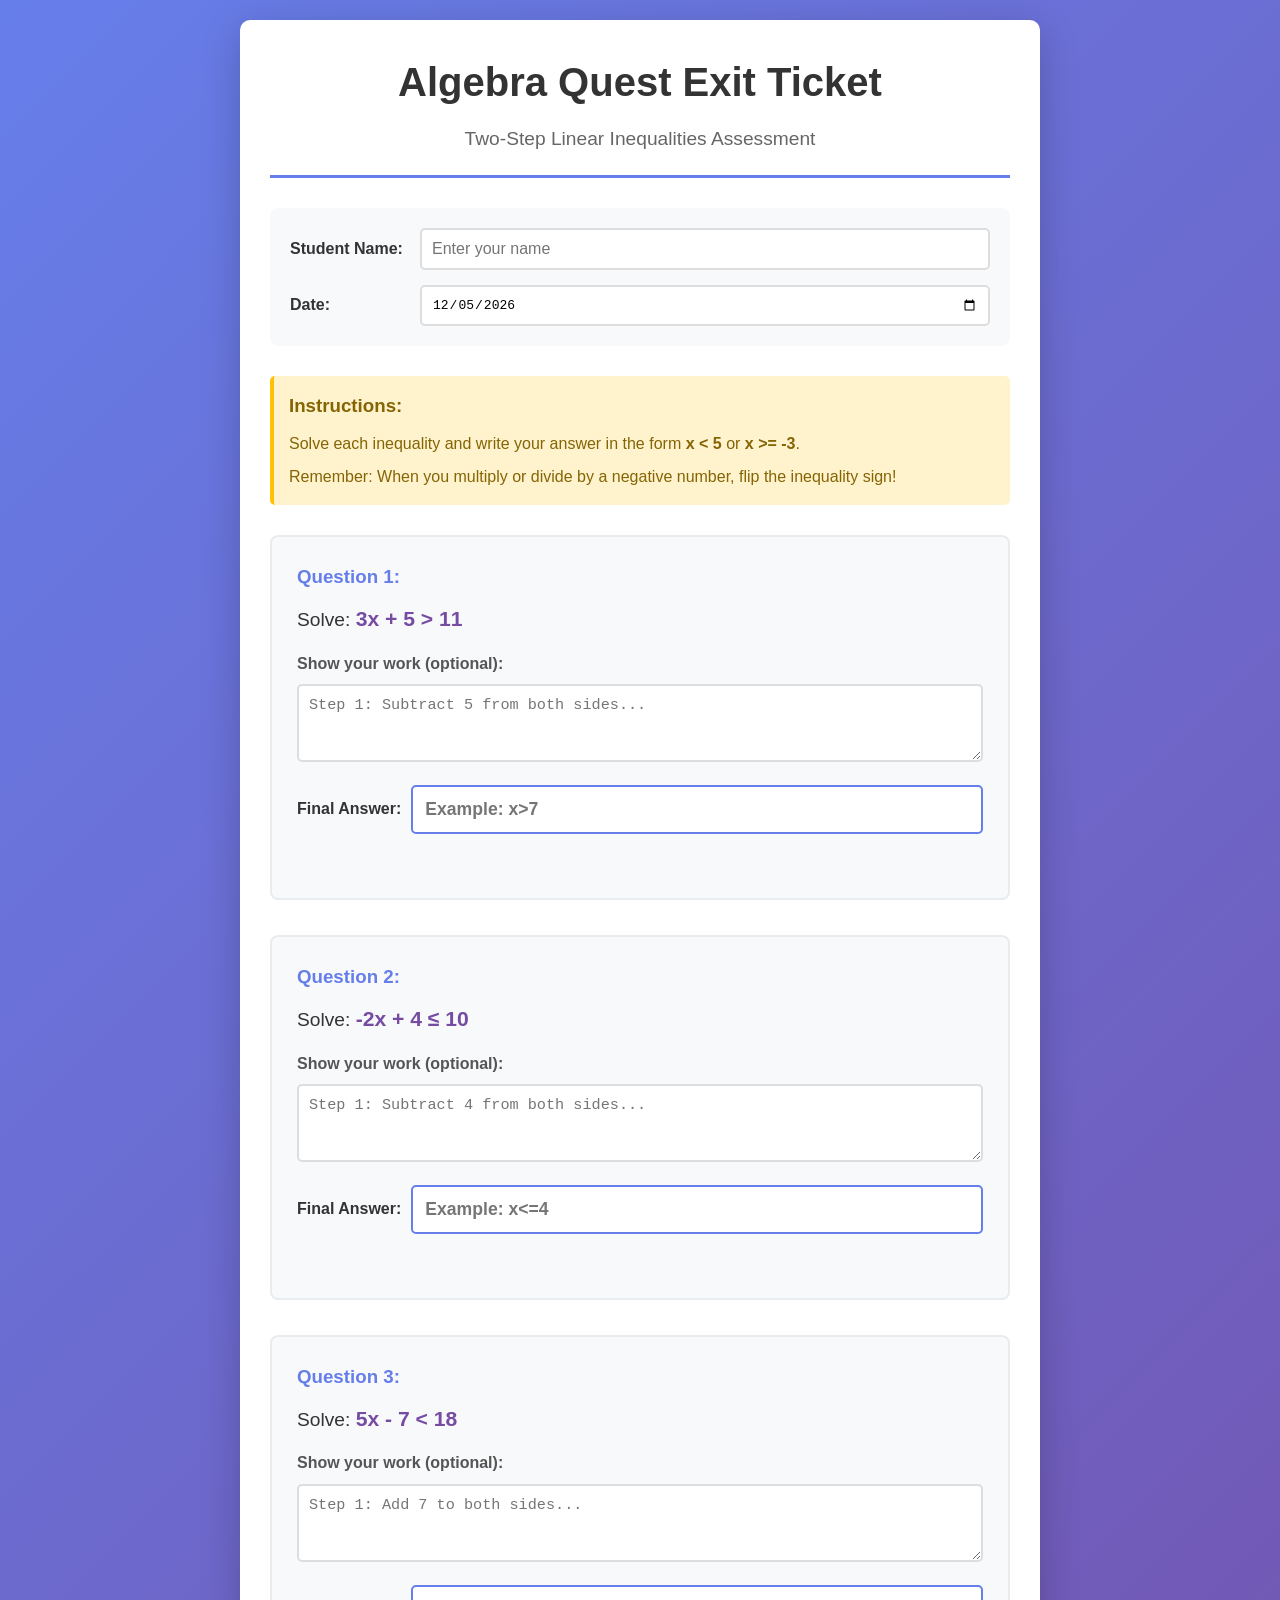
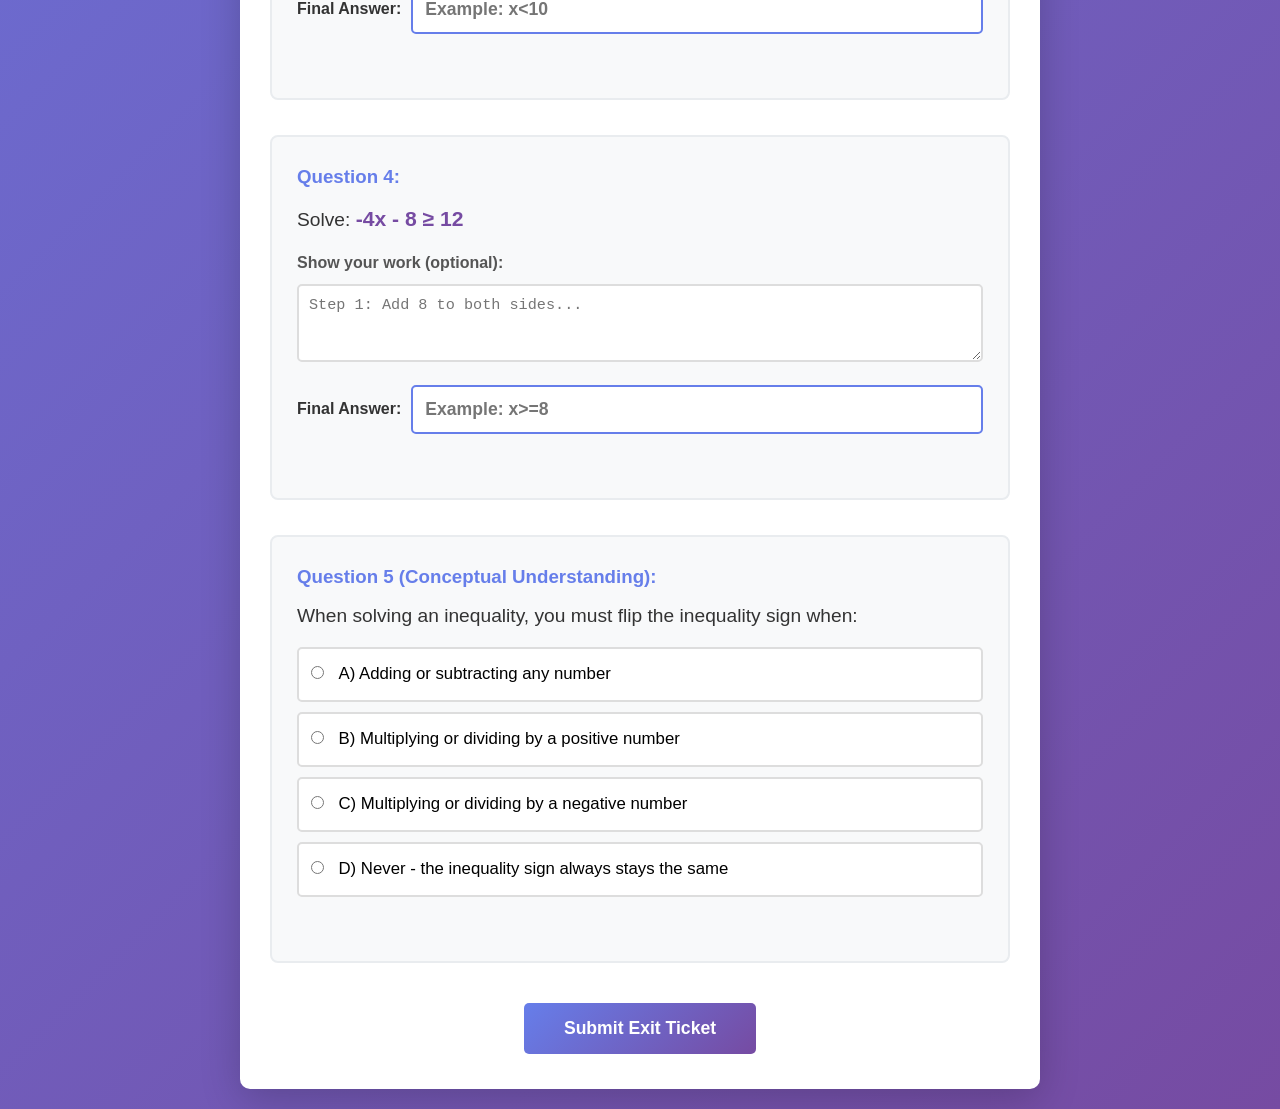
<file: index.html>
<!DOCTYPE html>
<html lang="en">
<head>
    <meta charset="UTF-8">
    <meta name="viewport" content="width=device-width, initial-scale=1.0">
    <title>Algebra Quest - Exit Ticket</title>
    <link rel="stylesheet" href="exit-ticket.css">
</head>
<body>
    <div class="container">
        <div class="header no-print">
            <h1>Algebra Quest Exit Ticket</h1>
            <p class="subtitle">Two-Step Linear Inequalities Assessment</p>
        </div>

        <div class="header print-only">
            <h1>Algebra Quest Exit Ticket</h1>
            <p class="subtitle">Two-Step Linear Inequalities Assessment</p>
        </div>

        <div class="student-info">
            <div class="info-row">
                <label for="studentName">Student Name:</label>
                <input type="text" id="studentName" placeholder="Enter your name">
            </div>
            <div class="info-row">
                <label for="studentDate">Date:</label>
                <input type="date" id="studentDate">
            </div>
        </div>

        <div class="instructions">
            <h3>Instructions:</h3>
            <p>Solve each inequality and write your answer in the form <strong>x < 5</strong> or <strong>x >= -3</strong>.</p>
            <p>Remember: When you multiply or divide by a negative number, flip the inequality sign!</p>
        </div>

        <form id="exitTicketForm">
            <!-- Question 1 -->
            <div class="question">
                <h3>Question 1:</h3>
                <p class="problem">Solve: <strong>3x + 5 > 11</strong></p>
                <div class="work-area">
                    <label>Show your work (optional):</label>
                    <textarea id="work1" rows="3" placeholder="Step 1: Subtract 5 from both sides..."></textarea>
                </div>
                <div class="answer-input">
                    <label>Final Answer:</label>
                    <input type="text" id="answer1" placeholder="Example: x>7" required>
                </div>
                <div class="feedback" id="feedback1"></div>
            </div>

            <!-- Question 2 -->
            <div class="question">
                <h3>Question 2:</h3>
                <p class="problem">Solve: <strong>-2x + 4 ≤ 10</strong></p>
                <div class="work-area">
                    <label>Show your work (optional):</label>
                    <textarea id="work2" rows="3" placeholder="Step 1: Subtract 4 from both sides..."></textarea>
                </div>
                <div class="answer-input">
                    <label>Final Answer:</label>
                    <input type="text" id="answer2" placeholder="Example: x<=4" required>
                </div>
                <div class="feedback" id="feedback2"></div>
            </div>

            <!-- Question 3 -->
            <div class="question">
                <h3>Question 3:</h3>
                <p class="problem">Solve: <strong>5x - 7 < 18</strong></p>
                <div class="work-area">
                    <label>Show your work (optional):</label>
                    <textarea id="work3" rows="3" placeholder="Step 1: Add 7 to both sides..."></textarea>
                </div>
                <div class="answer-input">
                    <label>Final Answer:</label>
                    <input type="text" id="answer3" placeholder="Example: x<10" required>
                </div>
                <div class="feedback" id="feedback3"></div>
            </div>

            <!-- Question 4 -->
            <div class="question">
                <h3>Question 4:</h3>
                <p class="problem">Solve: <strong>-4x - 8 ≥ 12</strong></p>
                <div class="work-area">
                    <label>Show your work (optional):</label>
                    <textarea id="work4" rows="3" placeholder="Step 1: Add 8 to both sides..."></textarea>
                </div>
                <div class="answer-input">
                    <label>Final Answer:</label>
                    <input type="text" id="answer4" placeholder="Example: x>=8" required>
                </div>
                <div class="feedback" id="feedback4"></div>
            </div>

            <!-- Question 5 - Conceptual -->
            <div class="question">
                <h3>Question 5 (Conceptual Understanding):</h3>
                <p class="problem">When solving an inequality, you must flip the inequality sign when:</p>
                <div class="multiple-choice">
                    <label>
                        <input type="radio" name="concept" value="a" required>
                        <span>A) Adding or subtracting any number</span>
                    </label>
                    <label>
                        <input type="radio" name="concept" value="b">
                        <span>B) Multiplying or dividing by a positive number</span>
                    </label>
                    <label>
                        <input type="radio" name="concept" value="c">
                        <span>C) Multiplying or dividing by a negative number</span>
                    </label>
                    <label>
                        <input type="radio" name="concept" value="d">
                        <span>D) Never - the inequality sign always stays the same</span>
                    </label>
                </div>
                <div class="feedback" id="feedback5"></div>
            </div>

            <div class="button-container no-print">
                <button type="submit" class="submit-btn">Submit Exit Ticket</button>
            </div>
        </form>

        <div id="resultsSection" class="results-section" style="display: none;">
            <h2>Your Results</h2>
            <div class="score-display">
                <div class="score-circle">
                    <span id="scorePercentage">0%</span>
                </div>
                <p class="score-text">You got <span id="scoreText">0 out of 5</span> correct!</p>
            </div>

            <div class="performance-message" id="performanceMessage"></div>

            <div class="detailed-results" id="detailedResults"></div>

            <div class="button-container no-print">
                <button onclick="window.print()" class="print-btn">Print Exit Ticket</button>
            </div>
        </div>

        <div class="footer print-only">
            <p>Standards: MA.8.AR.2.2 - Solve two-step linear inequalities</p>
            <p>Date Completed: <span id="printDate"></span></p>
        </div>
    </div>

    <script src="exit-ticket.js"></script>
</body>
</html>
</file>
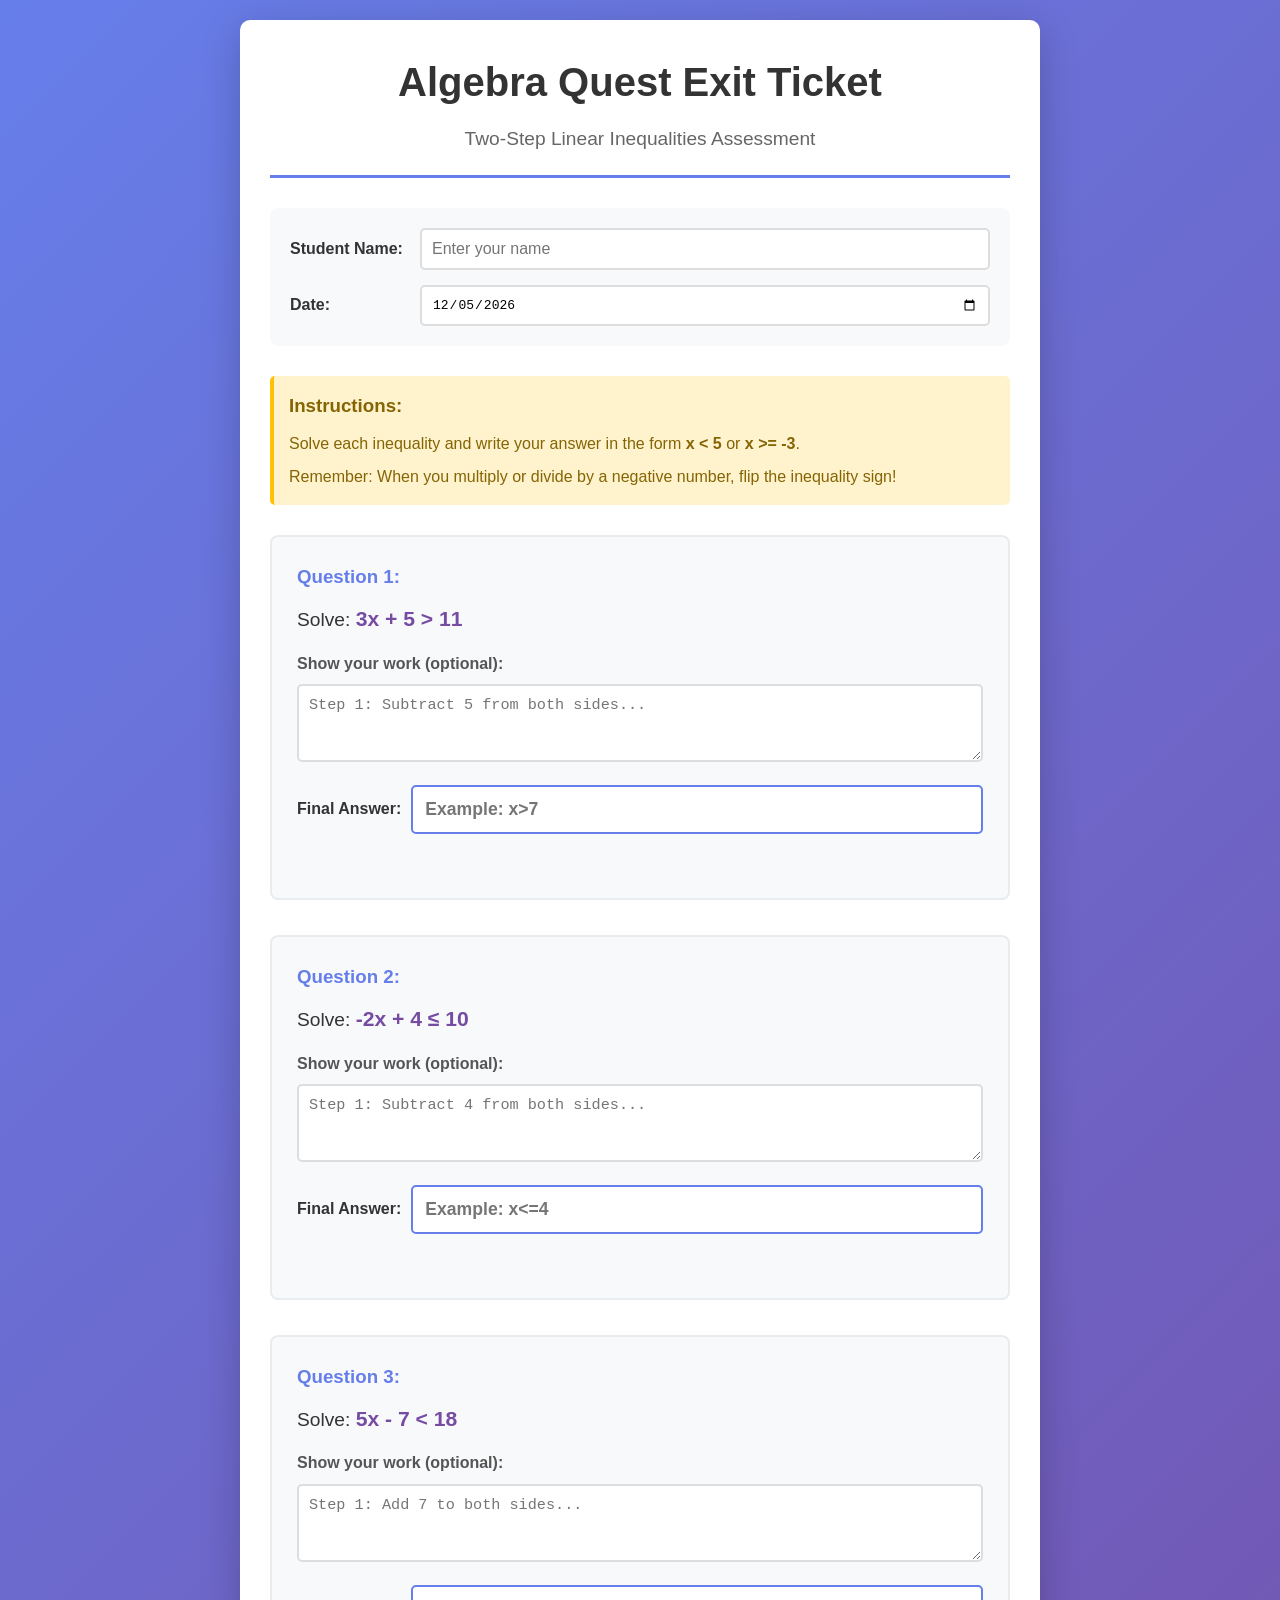
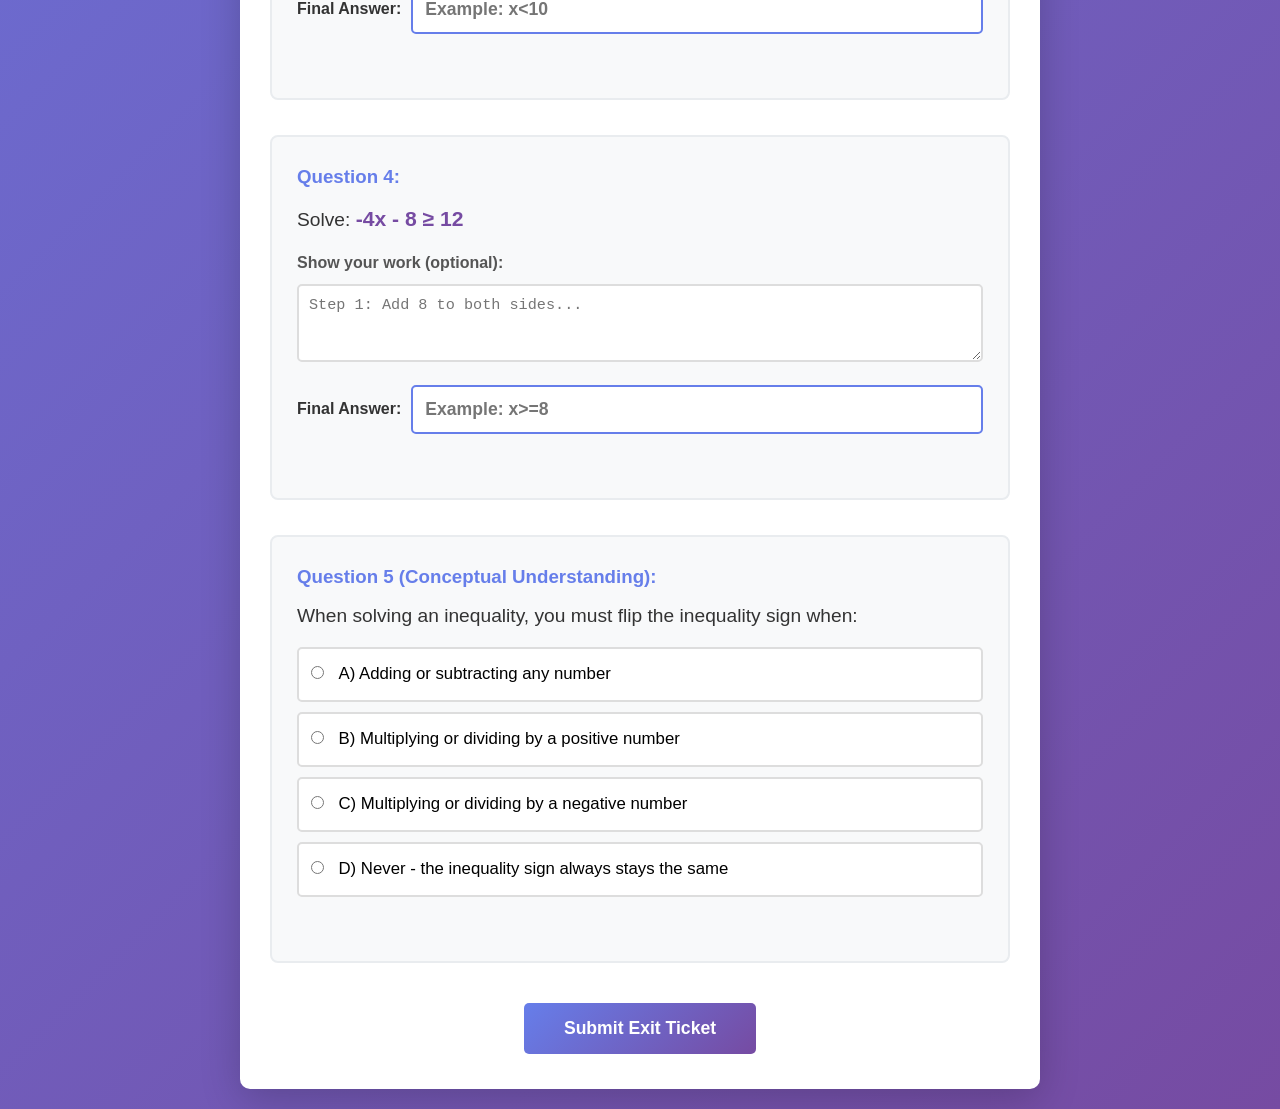
<file: exit-ticket.html>
<!DOCTYPE html>
<html lang="en">
<head>
    <meta charset="UTF-8">
    <meta name="viewport" content="width=device-width, initial-scale=1.0">
    <title>Algebra Quest - Exit Ticket</title>
    <link rel="stylesheet" href="exit-ticket.css">
</head>
<body>
    <div class="container">
        <div class="header no-print">
            <h1>Algebra Quest Exit Ticket</h1>
            <p class="subtitle">Two-Step Linear Inequalities Assessment</p>
        </div>

        <div class="header print-only">
            <h1>Algebra Quest Exit Ticket</h1>
            <p class="subtitle">Two-Step Linear Inequalities Assessment</p>
        </div>

        <div class="student-info">
            <div class="info-row">
                <label for="studentName">Student Name:</label>
                <input type="text" id="studentName" placeholder="Enter your name">
            </div>
            <div class="info-row">
                <label for="studentDate">Date:</label>
                <input type="date" id="studentDate">
            </div>
        </div>

        <div class="instructions">
            <h3>Instructions:</h3>
            <p>Solve each inequality and write your answer in the form <strong>x < 5</strong> or <strong>x >= -3</strong>.</p>
            <p>Remember: When you multiply or divide by a negative number, flip the inequality sign!</p>
        </div>

        <form id="exitTicketForm">
            <!-- Question 1 -->
            <div class="question">
                <h3>Question 1:</h3>
                <p class="problem">Solve: <strong>3x + 5 > 11</strong></p>
                <div class="work-area">
                    <label>Show your work (optional):</label>
                    <textarea id="work1" rows="3" placeholder="Step 1: Subtract 5 from both sides..."></textarea>
                </div>
                <div class="answer-input">
                    <label>Final Answer:</label>
                    <input type="text" id="answer1" placeholder="Example: x>7" required>
                </div>
                <div class="feedback" id="feedback1"></div>
            </div>

            <!-- Question 2 -->
            <div class="question">
                <h3>Question 2:</h3>
                <p class="problem">Solve: <strong>-2x + 4 ≤ 10</strong></p>
                <div class="work-area">
                    <label>Show your work (optional):</label>
                    <textarea id="work2" rows="3" placeholder="Step 1: Subtract 4 from both sides..."></textarea>
                </div>
                <div class="answer-input">
                    <label>Final Answer:</label>
                    <input type="text" id="answer2" placeholder="Example: x<=4" required>
                </div>
                <div class="feedback" id="feedback2"></div>
            </div>

            <!-- Question 3 -->
            <div class="question">
                <h3>Question 3:</h3>
                <p class="problem">Solve: <strong>5x - 7 < 18</strong></p>
                <div class="work-area">
                    <label>Show your work (optional):</label>
                    <textarea id="work3" rows="3" placeholder="Step 1: Add 7 to both sides..."></textarea>
                </div>
                <div class="answer-input">
                    <label>Final Answer:</label>
                    <input type="text" id="answer3" placeholder="Example: x<10" required>
                </div>
                <div class="feedback" id="feedback3"></div>
            </div>

            <!-- Question 4 -->
            <div class="question">
                <h3>Question 4:</h3>
                <p class="problem">Solve: <strong>-4x - 8 ≥ 12</strong></p>
                <div class="work-area">
                    <label>Show your work (optional):</label>
                    <textarea id="work4" rows="3" placeholder="Step 1: Add 8 to both sides..."></textarea>
                </div>
                <div class="answer-input">
                    <label>Final Answer:</label>
                    <input type="text" id="answer4" placeholder="Example: x>=8" required>
                </div>
                <div class="feedback" id="feedback4"></div>
            </div>

            <!-- Question 5 - Conceptual -->
            <div class="question">
                <h3>Question 5 (Conceptual Understanding):</h3>
                <p class="problem">When solving an inequality, you must flip the inequality sign when:</p>
                <div class="multiple-choice">
                    <label>
                        <input type="radio" name="concept" value="a" required>
                        <span>A) Adding or subtracting any number</span>
                    </label>
                    <label>
                        <input type="radio" name="concept" value="b">
                        <span>B) Multiplying or dividing by a positive number</span>
                    </label>
                    <label>
                        <input type="radio" name="concept" value="c">
                        <span>C) Multiplying or dividing by a negative number</span>
                    </label>
                    <label>
                        <input type="radio" name="concept" value="d">
                        <span>D) Never - the inequality sign always stays the same</span>
                    </label>
                </div>
                <div class="feedback" id="feedback5"></div>
            </div>

            <div class="button-container no-print">
                <button type="submit" class="submit-btn">Submit Exit Ticket</button>
            </div>
        </form>

        <div id="resultsSection" class="results-section" style="display: none;">
            <h2>Your Results</h2>
            <div class="score-display">
                <div class="score-circle">
                    <span id="scorePercentage">0%</span>
                </div>
                <p class="score-text">You got <span id="scoreText">0 out of 5</span> correct!</p>
            </div>

            <div class="performance-message" id="performanceMessage"></div>

            <div class="detailed-results" id="detailedResults"></div>

            <div class="button-container no-print">
                <button onclick="window.print()" class="print-btn">Print Exit Ticket</button>
                <button onclick="resetForm()" class="retry-btn">Try Again</button>
            </div>
        </div>

        <div class="footer print-only">
            <p>Standards: MA.8.AR.2.2 - Solve two-step linear inequalities</p>
            <p>Date Completed: <span id="printDate"></span></p>
        </div>
    </div>

    <script src="exit-ticket.js"></script>
</body>
</html>
</file>
<file: exit-ticket.css>
/* General Styles */
* {
    margin: 0;
    padding: 0;
    box-sizing: border-box;
}

body {
    font-family: 'Segoe UI', Tahoma, Geneva, Verdana, sans-serif;
    background: linear-gradient(135deg, #667eea 0%, #764ba2 100%);
    min-height: 100vh;
    padding: 20px;
    line-height: 1.6;
}

.container {
    max-width: 800px;
    margin: 0 auto;
    background: white;
    border-radius: 10px;
    box-shadow: 0 10px 40px rgba(0, 0, 0, 0.2);
    padding: 30px;
}

/* Header */
.header {
    text-align: center;
    margin-bottom: 30px;
    padding-bottom: 20px;
    border-bottom: 3px solid #667eea;
}

.header h1 {
    color: #333;
    font-size: 2.5em;
    margin-bottom: 10px;
}

.subtitle {
    color: #666;
    font-size: 1.2em;
}

/* Student Info */
.student-info {
    margin-bottom: 30px;
    padding: 20px;
    background: #f8f9fa;
    border-radius: 8px;
}

.info-row {
    margin-bottom: 15px;
    display: flex;
    align-items: center;
    gap: 10px;
}

.info-row:last-child {
    margin-bottom: 0;
}

.info-row label {
    font-weight: 600;
    min-width: 120px;
    color: #333;
}

.info-row input {
    flex: 1;
    padding: 10px;
    border: 2px solid #ddd;
    border-radius: 5px;
    font-size: 1em;
}

.info-row input:focus {
    outline: none;
    border-color: #667eea;
}

/* Instructions */
.instructions {
    background: #fff3cd;
    border-left: 4px solid #ffc107;
    padding: 15px;
    margin-bottom: 30px;
    border-radius: 5px;
}

.instructions h3 {
    color: #856404;
    margin-bottom: 10px;
}

.instructions p {
    color: #856404;
    margin-bottom: 8px;
}

.instructions p:last-child {
    margin-bottom: 0;
}

/* Questions */
.question {
    margin-bottom: 35px;
    padding: 25px;
    background: #f8f9fa;
    border-radius: 8px;
    border: 2px solid #e9ecef;
}

.question h3 {
    color: #667eea;
    margin-bottom: 10px;
}

.problem {
    font-size: 1.2em;
    margin-bottom: 15px;
    color: #333;
}

.problem strong {
    color: #764ba2;
    font-size: 1.1em;
}

.work-area {
    margin: 15px 0;
}

.work-area label {
    display: block;
    font-weight: 600;
    margin-bottom: 8px;
    color: #555;
}

.work-area textarea {
    width: 100%;
    padding: 10px;
    border: 2px solid #ddd;
    border-radius: 5px;
    font-family: 'Courier New', monospace;
    font-size: 0.95em;
    resize: vertical;
}

.work-area textarea:focus {
    outline: none;
    border-color: #667eea;
}

.answer-input {
    margin-top: 15px;
    display: flex;
    align-items: center;
    gap: 10px;
}

.answer-input label {
    font-weight: 600;
    color: #333;
}

.answer-input input {
    flex: 1;
    padding: 12px;
    border: 2px solid #667eea;
    border-radius: 5px;
    font-size: 1.1em;
    font-weight: 600;
}

.answer-input input:focus {
    outline: none;
    border-color: #764ba2;
    box-shadow: 0 0 0 3px rgba(102, 126, 234, 0.1);
}

/* Multiple Choice */
.multiple-choice {
    margin-top: 15px;
}

.multiple-choice label {
    display: block;
    padding: 12px;
    margin-bottom: 10px;
    background: white;
    border: 2px solid #ddd;
    border-radius: 5px;
    cursor: pointer;
    transition: all 0.3s ease;
}

.multiple-choice label:hover {
    background: #f0f0f0;
    border-color: #667eea;
}

.multiple-choice input[type="radio"] {
    margin-right: 10px;
}

.multiple-choice label span {
    font-size: 1.05em;
}

/* Feedback */
.feedback {
    margin-top: 15px;
    padding: 12px;
    border-radius: 5px;
    font-weight: 600;
}

.feedback.correct {
    background: #d4edda;
    color: #155724;
    border: 2px solid #c3e6cb;
}

.feedback.incorrect {
    background: #f8d7da;
    color: #721c24;
    border: 2px solid #f5c6cb;
}

.correct-icon {
    font-size: 1.2em;
    color: #28a745;
}

.incorrect-icon {
    font-size: 1.2em;
    color: #dc3545;
}

.solution-steps {
    margin-top: 10px;
    background: white;
    padding: 12px;
    border-radius: 5px;
}

.solution-steps .step {
    padding: 5px 0;
    font-family: 'Courier New', monospace;
    color: #333;
    font-weight: normal;
}

/* Buttons */
.button-container {
    text-align: center;
    margin-top: 30px;
}

.submit-btn, .print-btn, .retry-btn {
    padding: 15px 40px;
    font-size: 1.1em;
    font-weight: 600;
    border: none;
    border-radius: 5px;
    cursor: pointer;
    transition: all 0.3s ease;
    margin: 5px;
}

.submit-btn {
    background: linear-gradient(135deg, #667eea 0%, #764ba2 100%);
    color: white;
}

.submit-btn:hover {
    transform: translateY(-2px);
    box-shadow: 0 5px 20px rgba(102, 126, 234, 0.4);
}

.print-btn {
    background: #28a745;
    color: white;
}

.print-btn:hover {
    background: #218838;
    transform: translateY(-2px);
    box-shadow: 0 5px 20px rgba(40, 167, 69, 0.4);
}

.retry-btn {
    background: #ffc107;
    color: #333;
}

.retry-btn:hover {
    background: #e0a800;
    transform: translateY(-2px);
    box-shadow: 0 5px 20px rgba(255, 193, 7, 0.4);
}

/* Results Section */
.results-section {
    margin-top: 40px;
    padding: 30px;
    background: linear-gradient(135deg, #f5f7fa 0%, #c3cfe2 100%);
    border-radius: 10px;
}

.results-section h2 {
    text-align: center;
    color: #333;
    margin-bottom: 25px;
    font-size: 2em;
}

.score-display {
    text-align: center;
    margin-bottom: 30px;
}

.score-circle {
    width: 150px;
    height: 150px;
    border-radius: 50%;
    background: linear-gradient(135deg, #667eea 0%, #764ba2 100%);
    display: flex;
    align-items: center;
    justify-content: center;
    margin: 0 auto 20px;
    box-shadow: 0 10px 30px rgba(102, 126, 234, 0.3);
}

.score-circle span {
    font-size: 3em;
    font-weight: 700;
    color: white;
}

.score-text {
    font-size: 1.3em;
    color: #333;
    font-weight: 600;
}

.performance-message {
    text-align: center;
    margin-bottom: 30px;
    font-size: 1.2em;
}

.performance-message .excellent {
    color: #28a745;
    font-weight: 700;
}

.performance-message .good {
    color: #17a2b8;
    font-weight: 700;
}

.performance-message .fair {
    color: #ffc107;
    font-weight: 700;
}

.performance-message .needs-improvement {
    color: #dc3545;
    font-weight: 700;
}

.detailed-results {
    background: white;
    padding: 20px;
    border-radius: 8px;
    margin-bottom: 20px;
}

.detailed-results h3 {
    color: #333;
    margin-bottom: 15px;
}

.result-item {
    padding: 12px;
    margin-bottom: 10px;
    border-radius: 5px;
}

.result-item:last-child {
    margin-bottom: 0;
}

.correct-result {
    background: #d4edda;
    border-left: 4px solid #28a745;
}

.incorrect-result {
    background: #f8d7da;
    border-left: 4px solid #dc3545;
}

/* Print Styles */
.print-only {
    display: none;
}

.footer {
    margin-top: 30px;
    padding-top: 20px;
    border-top: 2px solid #ddd;
    text-align: center;
    color: #666;
}

@media print {
    body {
        background: white;
        padding: 0;
    }

    .container {
        box-shadow: none;
        max-width: 100%;
        padding: 20px;
    }

    .no-print {
        display: none !important;
    }

    .print-only {
        display: block !important;
    }

    .question {
        page-break-inside: avoid;
    }

    .results-section {
        page-break-before: always;
    }

    .feedback {
        border: 2px solid #333;
    }

    .score-circle {
        border: 3px solid #333;
    }

    /* Ensure form inputs show values when printed */
    input[type="text"],
    input[type="date"],
    textarea {
        border: 1px solid #333;
        background: transparent;
    }

    /* Show selected radio button */
    input[type="radio"]:checked::after {
        content: "✓";
        font-weight: bold;
    }
}

/* Responsive Design */
@media (max-width: 600px) {
    .container {
        padding: 15px;
    }

    .header h1 {
        font-size: 1.8em;
    }

    .info-row {
        flex-direction: column;
        align-items: flex-start;
    }

    .info-row label {
        margin-bottom: 5px;
    }

    .answer-input {
        flex-direction: column;
        align-items: flex-start;
    }

    .answer-input label {
        margin-bottom: 8px;
    }

    .button-container {
        display: flex;
        flex-direction: column;
        gap: 10px;
    }

    .submit-btn, .print-btn, .retry-btn {
        width: 100%;
        margin: 0;
    }
}
</file>
